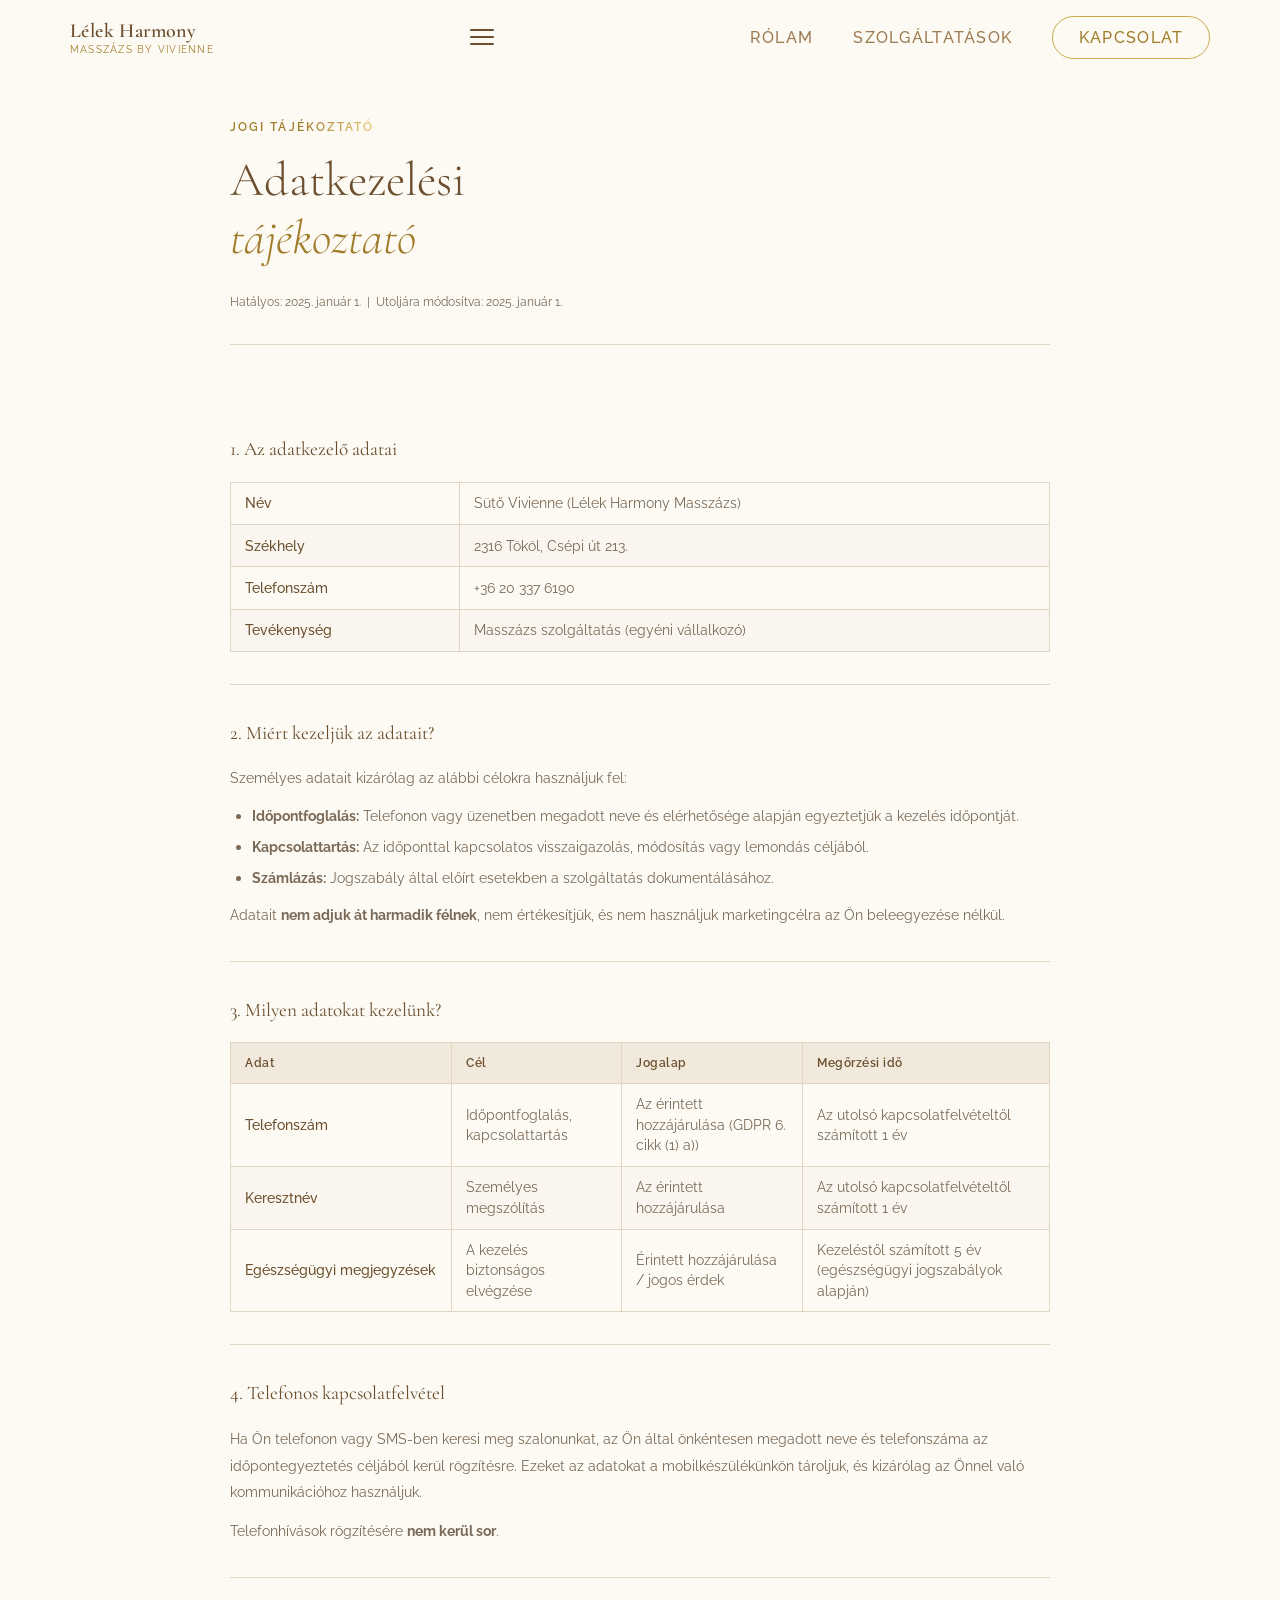
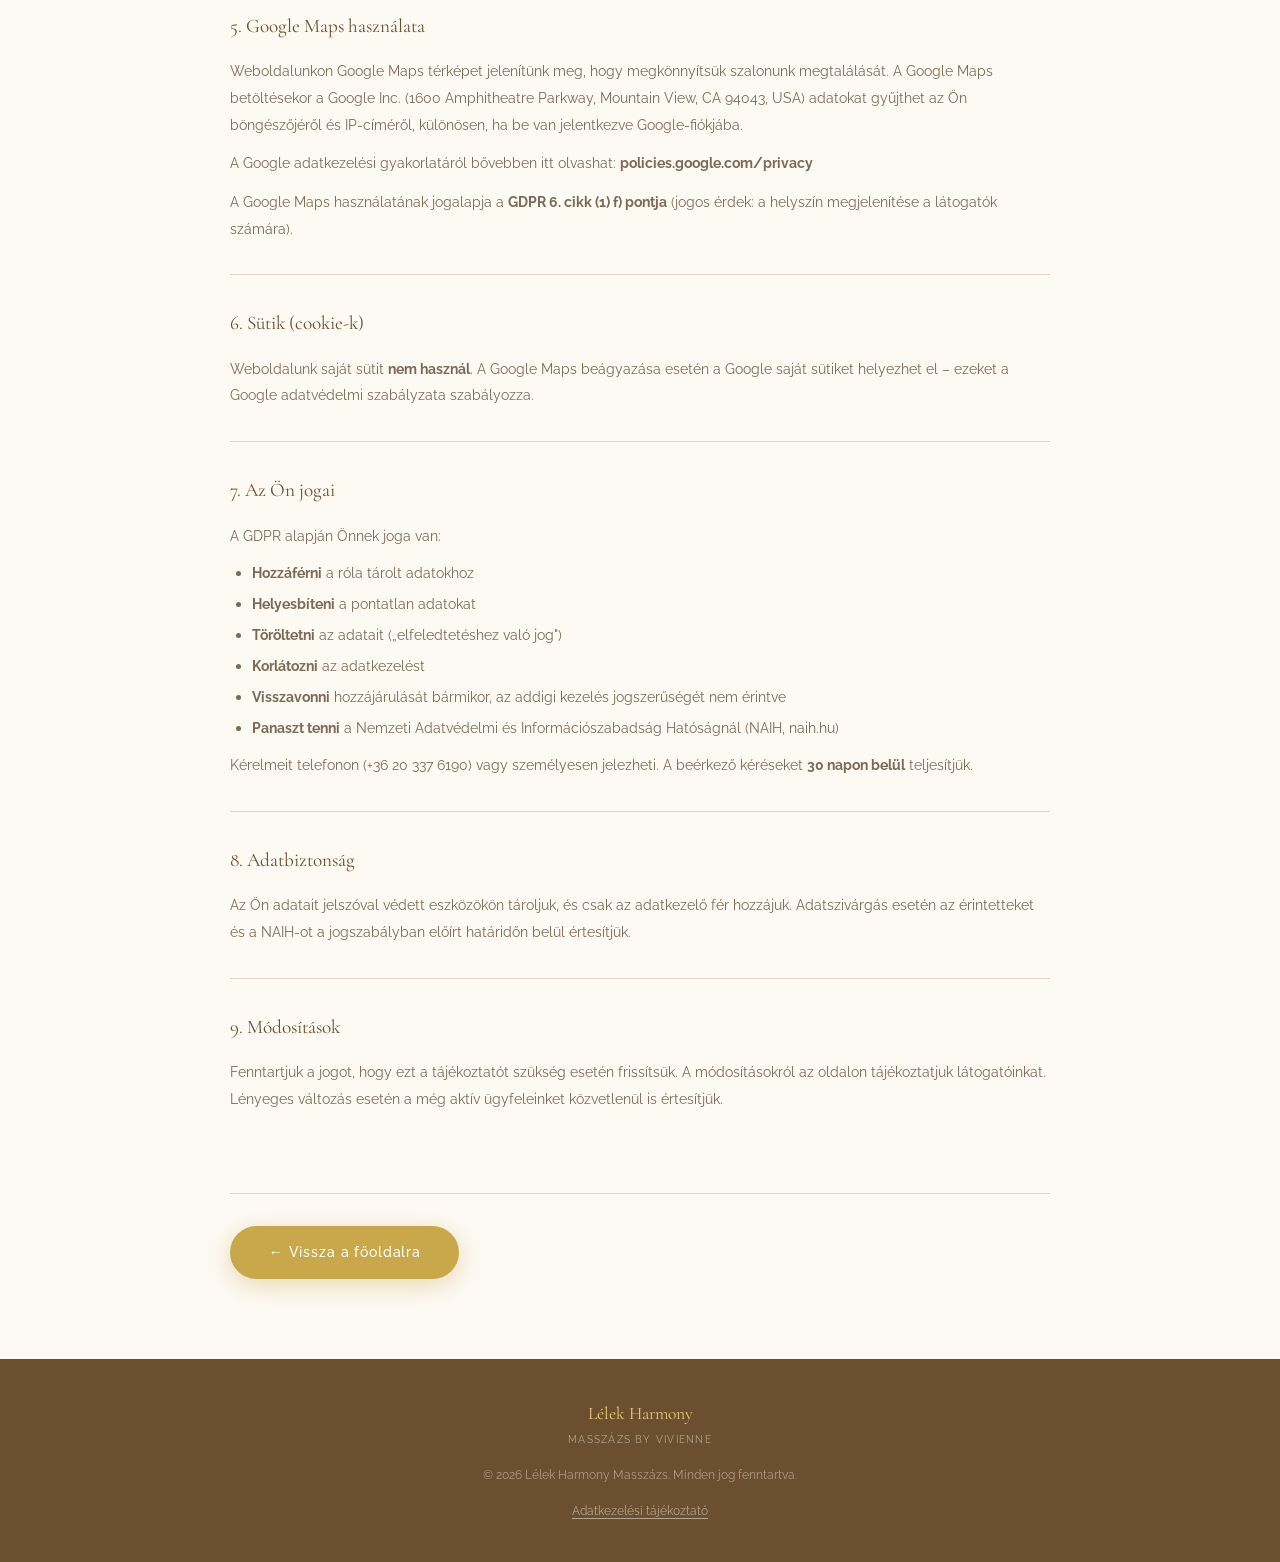
<file: adatvedelem.html>
<!doctype html>
<html lang="hu">
  <head>
    <!-- Google tag (gtag.js) -->
    <script async src="https://www.googletagmanager.com/gtag/js?id=G-BR8CB4Q7L4"></script>
    <script>
      window.dataLayer = window.dataLayer || [];
      function gtag(){dataLayer.push(arguments);}
      gtag('js', new Date());
      gtag('config', 'G-BR8CB4Q7L4');
    </script>
    <meta charset="UTF-8" />
    <meta name="viewport" content="width=device-width, initial-scale=1.0" />
    <title>Adatkezelési tájékoztató – Lélek Harmony Masszázs by Vivienne</title>
    <meta name="description" content="Adatkezelési tájékoztató – Lélek Harmony Masszázs by Vivienne, Tököl. GDPR-megfelelő adatvédelmi szabályzat." />
    <meta name="robots" content="noindex, follow" />
    <!-- Favicon -->
    <link rel="icon" type="image/svg+xml" href="images/favicon.svg" />
    <link rel="preconnect" href="https://fonts.googleapis.com" />
    <link rel="preconnect" href="https://fonts.gstatic.com" crossorigin />
    <link href="https://fonts.googleapis.com/css2?family=Cormorant+Garamond:ital,wght@0,300;0,400;0,600;1,300;1,400&family=Raleway:wght@300;400;500;600&display=swap" rel="stylesheet" />
    <link rel="stylesheet" href="css/style.css" />
  </head>
  <body>

    <!-- NAV -->
    <header class="header scrolled" id="header">
      <nav class="nav container">
        <a href="index.html" class="nav__logo">
          <span class="nav__logo-main">Lélek Harmony</span>
          <span class="nav__logo-sub">Masszázs by Vivienne</span>
        </a>
        <button class="nav__toggle" id="navToggle" aria-label="Menü megnyitása">
          <span></span><span></span><span></span>
        </button>
        <ul class="nav__menu" id="navMenu">
          <li><a href="index.html#about" class="nav__link">Rólam</a></li>
          <li><a href="index.html#services" class="nav__link">Szolgáltatások</a></li>
          <li><a href="index.html#contact" class="nav__link nav__link--cta">Kapcsolat</a></li>
        </ul>
      </nav>
    </header>

    <main class="policy-page">
      <div class="container policy-container">

        <div class="policy-header">
          <span class="section__tag">Jogi tájékoztató</span>
          <h1 class="section__title">Adatkezelési<br /><em>tájékoztató</em></h1>
          <p class="policy-meta">Hatályos: 2025. január 1. &nbsp;|&nbsp; Utoljára módosítva: 2025. január 1.</p>
        </div>

        <div class="policy-body">

          <section class="policy-section">
            <h2>1. Az adatkezelő adatai</h2>
            <table class="policy-table">
              <tr><td>Név</td><td>Sütő Vivienne (Lélek Harmony Masszázs)</td></tr>
              <tr><td>Székhely</td><td>2316 Tököl, Csépi út 213.</td></tr>
              <tr><td>Telefonszám</td><td>+36 20 337 6190</td></tr>
              <tr><td>Tevékenység</td><td>Masszázs szolgáltatás (egyéni vállalkozó)</td></tr>
            </table>
          </section>

          <section class="policy-section">
            <h2>2. Miért kezeljük az adatait?</h2>
            <p>Személyes adatait kizárólag az alábbi célokra használjuk fel:</p>
            <ul>
              <li><strong>Időpontfoglalás:</strong> Telefonon vagy üzenetben megadott neve és elérhetősége alapján egyeztetjük a kezelés időpontját.</li>
              <li><strong>Kapcsolattartás:</strong> Az időponttal kapcsolatos visszaigazolás, módosítás vagy lemondás céljából.</li>
              <li><strong>Számlázás:</strong> Jogszabály által előírt esetekben a szolgáltatás dokumentálásához.</li>
            </ul>
            <p>Adatait <strong>nem adjuk át harmadik félnek</strong>, nem értékesítjük, és nem használjuk marketingcélra az Ön beleegyezése nélkül.</p>
          </section>

          <section class="policy-section">
            <h2>3. Milyen adatokat kezelünk?</h2>
            <table class="policy-table">
              <thead>
                <tr>
                  <th>Adat</th>
                  <th>Cél</th>
                  <th>Jogalap</th>
                  <th>Megőrzési idő</th>
                </tr>
              </thead>
              <tbody>
                <tr>
                  <td>Telefonszám</td>
                  <td>Időpontfoglalás, kapcsolattartás</td>
                  <td>Az érintett hozzájárulása (GDPR 6. cikk (1) a))</td>
                  <td>Az utolsó kapcsolatfelvételtől számított 1 év</td>
                </tr>
                <tr>
                  <td>Keresztnév</td>
                  <td>Személyes megszólítás</td>
                  <td>Az érintett hozzájárulása</td>
                  <td>Az utolsó kapcsolatfelvételtől számított 1 év</td>
                </tr>
                <tr>
                  <td>Egészségügyi megjegyzések</td>
                  <td>A kezelés biztonságos elvégzése</td>
                  <td>Érintett hozzájárulása / jogos érdek</td>
                  <td>Kezeléstől számított 5 év (egészségügyi jogszabályok alapján)</td>
                </tr>
              </tbody>
            </table>
          </section>

          <section class="policy-section">
            <h2>4. Telefonos kapcsolatfelvétel</h2>
            <p>Ha Ön telefonon vagy SMS-ben keresi meg szalonunkat, az Ön által önkéntesen megadott neve és telefonszáma az időpontegyeztetés céljából kerül rögzítésre. Ezeket az adatokat a mobilkészülékünkön tároljuk, és kizárólag az Önnel való kommunikációhoz használjuk.</p>
            <p>Telefonhívások rögzítésére <strong>nem kerül sor</strong>.</p>
          </section>

          <section class="policy-section">
            <h2>5. Google Maps használata</h2>
            <p>Weboldalunkon Google Maps térképet jelenítünk meg, hogy megkönnyítsük szalonunk megtalálását. A Google Maps betöltésekor a Google Inc. (1600 Amphitheatre Parkway, Mountain View, CA 94043, USA) adatokat gyűjthet az Ön böngészőjéről és IP-címéről, különösen, ha be van jelentkezve Google-fiókjába.</p>
            <p>A Google adatkezelési gyakorlatáról bővebben itt olvashat: <strong>policies.google.com/privacy</strong></p>
            <p>A Google Maps használatának jogalapja a <strong>GDPR 6. cikk (1) f) pontja</strong> (jogos érdek: a helyszín megjelenítése a látogatók számára).</p>
          </section>

          <section class="policy-section">
            <h2>6. Sütik (cookie-k)</h2>
            <p>Weboldalunk saját sütit <strong>nem használ</strong>. A Google Maps beágyazása esetén a Google saját sütiket helyezhet el – ezeket a Google adatvédelmi szabályzata szabályozza.</p>
          </section>

          <section class="policy-section">
            <h2>7. Az Ön jogai</h2>
            <p>A GDPR alapján Önnek joga van:</p>
            <ul>
              <li><strong>Hozzáférni</strong> a róla tárolt adatokhoz</li>
              <li><strong>Helyesbíteni</strong> a pontatlan adatokat</li>
              <li><strong>Töröltetni</strong> az adatait („elfeledtetéshez való jog")</li>
              <li><strong>Korlátozni</strong> az adatkezelést</li>
              <li><strong>Visszavonni</strong> hozzájárulását bármikor, az addigi kezelés jogszerűségét nem érintve</li>
              <li><strong>Panaszt tenni</strong> a Nemzeti Adatvédelmi és Információszabadság Hatóságnál (NAIH, naih.hu)</li>
            </ul>
            <p>Kérelmeit telefonon (+36 20 337 6190) vagy személyesen jelezheti. A beérkező kéréseket <strong>30 napon belül</strong> teljesítjük.</p>
          </section>

          <section class="policy-section">
            <h2>8. Adatbiztonság</h2>
            <p>Az Ön adatait jelszóval védett eszközökön tároljuk, és csak az adatkezelő fér hozzájuk. Adatszivárgás esetén az érintetteket és a NAIH-ot a jogszabályban előírt határidőn belül értesítjük.</p>
          </section>

          <section class="policy-section policy-section--last">
            <h2>9. Módosítások</h2>
            <p>Fenntartjuk a jogot, hogy ezt a tájékoztatót szükség esetén frissítsük. A módosításokról az oldalon tájékoztatjuk látogatóinkat. Lényeges változás esetén a még aktív ügyfeleinket közvetlenül is értesítjük.</p>
          </section>

        </div>

        <div class="policy-back">
          <a href="index.html" class="btn btn--primary">← Vissza a főoldalra</a>
        </div>

      </div>
    </main>

    <footer class="footer">
      <div class="container footer__inner">
        <div class="footer__brand">
          <span class="footer__logo">Lélek Harmony</span>
          <span class="footer__tagline">Masszázs by Vivienne</span>
        </div>
        <p class="footer__copy">&copy; 2026 Lélek Harmony Masszázs. Minden jog fenntartva.</p>
        <a href="adatvedelem.html" class="footer__link">Adatkezelési tájékoztató</a>
      </div>
    </footer>

    <script src="js/config.js"></script>
    <script src="js/script.js"></script>
  </body>
</html>
</file>
<file: css/style.css>
/* ============================================
   LÉLEK HARMONY – style.css
   ============================================ */

/* --- RESET & BASE --- */
*,
*::before,
*::after {
  box-sizing: border-box;
  margin: 0;
  padding: 0;
}

:root {
  --cream: #fdfaf4;
  --beige: #f0e9dc;
  --beige-dark: #e2d5c3;
  --gold: #c9a84c;
  --gold-light: #e8cb7a;
  --gold-dark: #a07c2a;
  --brown: #6b4f2e;
  --brown-light: #9c7a52;
  --text: #3a2e22;
  --text-muted: #7a6a57;
  --white: #ffffff;

  --font-serif: "Cormorant Garamond", Georgia, serif;
  --font-sans: "Raleway", sans-serif;

  --shadow-soft: 0 4px 24px rgba(107, 79, 46, 0.08);
  --shadow-card: 0 8px 40px rgba(107, 79, 46, 0.12);
  --radius: 16px;
  --radius-sm: 10px;

  --transition: 0.35s cubic-bezier(0.25, 0.46, 0.45, 0.94);
}

html {
  scroll-behavior: smooth;
  font-size: 16px;
}

body {
  font-family: var(--font-sans);
  background-color: var(--cream);
  color: var(--text);
  line-height: 1.7;
  -webkit-font-smoothing: antialiased;
}

img {
  display: block;
  max-width: 100%;
}
a {
  text-decoration: none;
  color: inherit;
}
ul {
  list-style: none;
}

.container {
  width: 90%;
  max-width: 1140px;
  margin: 0 auto;
}

/* --- SCROLL REVEAL --- */
.reveal {
  opacity: 0;
  transform: translateY(28px);
  transition:
    opacity 0.7s ease,
    transform 0.7s ease;
}
.reveal.visible {
  opacity: 1;
  transform: translateY(0);
}

/* --- TYPOGRAPHY HELPERS --- */
.section__tag {
  display: inline-block;
  font-family: var(--font-sans);
  font-size: 0.72rem;
  font-weight: 600;
  letter-spacing: 0.18em;
  text-transform: uppercase;
  color: var(--gold-dark);
  margin-bottom: 0.9rem;
}

.section__title {
  font-family: var(--font-serif);
  font-size: clamp(2rem, 4vw, 3rem);
  font-weight: 300;
  line-height: 1.2;
  color: var(--brown);
  margin-bottom: 1.5rem;
}
.section__title em {
  font-style: italic;
  color: var(--gold-dark);
}

/* --- BUTTON --- */
.btn {
  display: inline-block;
  padding: 0.9rem 2.4rem;
  border-radius: 50px;
  font-family: var(--font-sans);
  font-weight: 500;
  font-size: 0.9rem;
  letter-spacing: 0.06em;
  transition: var(--transition);
  cursor: pointer;
  border: none;
}
.btn--primary {
  background: var(--gold);
  color: var(--white);
  box-shadow: 0 6px 24px rgba(201, 168, 76, 0.4);
}
.btn--primary:hover {
  background: var(--gold-dark);
  box-shadow: 0 8px 32px rgba(201, 168, 76, 0.5);
  transform: translateY(-2px);
}

/* ============================================
   HEADER / NAV
   ============================================ */
.header {
  position: fixed;
  top: 0;
  left: 0;
  width: 100%;
  z-index: 1000;
  padding: 1.2rem 0;
  transition:
    background var(--transition),
    box-shadow var(--transition),
    padding var(--transition);
}
.header.scrolled {
  background: rgba(253, 250, 244, 0.96);
  backdrop-filter: blur(12px);
  box-shadow: 0 2px 20px rgba(107, 79, 46, 0.1);
  padding: 0.8rem 0;
}

.nav {
  display: flex;
  align-items: center;
  justify-content: space-between;
}

.nav__logo {
  display: flex;
  flex-direction: column;
  line-height: 1.2;
}
.nav__logo-main {
  font-family: var(--font-serif);
  font-size: 1.25rem;
  font-weight: 600;
  color: var(--brown);
  letter-spacing: 0.02em;
}
.nav__logo-sub {
  font-size: 0.65rem;
  font-weight: 400;
  letter-spacing: 0.12em;
  text-transform: uppercase;
  color: var(--gold-dark);
}

.nav__menu {
  display: flex;
  align-items: center;
  gap: 2.5rem;
}

.nav__link {
  font-size: 0.82rem;
  font-weight: 500;
  letter-spacing: 0.08em;
  text-transform: uppercase;
  color: var(--brown-light);
  transition: color var(--transition);
  position: relative;
}
.nav__link::after {
  content: "";
  position: absolute;
  bottom: -3px;
  left: 0;
  width: 0;
  height: 1px;
  background: var(--gold);
  transition: width var(--transition);
}
.nav__link:hover {
  color: var(--brown);
}
.nav__link:hover::after {
  width: 100%;
}

.nav__link--cta {
  padding: 0.5rem 1.4rem;
  border: 1.5px solid var(--gold);
  border-radius: 50px;
  color: var(--gold-dark);
}
.nav__link--cta::after {
  display: none;
}
.nav__link--cta:hover {
  background: var(--gold);
  color: var(--white);
}

.nav__toggle {
  display: none;
  flex-direction: column;
  gap: 5px;
  background: none;
  border: none;
  cursor: pointer;
  padding: 4px;
}
.nav__toggle span {
  display: block;
  width: 24px;
  height: 2px;
  background: var(--brown);
  border-radius: 2px;
  transition: var(--transition);
}
.nav__toggle.open span:nth-child(1) {
  transform: translateY(7px) rotate(45deg);
}
.nav__toggle.open span:nth-child(2) {
  opacity: 0;
}
.nav__toggle.open span:nth-child(3) {
  transform: translateY(-7px) rotate(-45deg);
}

/* ============================================
   HERO
   ============================================ */
.hero {
  min-height: 70vh;
  display: flex;
  align-items: center;
  position: relative;
  background:
    linear-gradient(rgba(58, 46, 34, 0.65), rgba(58, 46, 34, 0.65)),
    url("../images/salon_2.png") center/50% no-repeat;
  overflow: hidden;
}

.hero::before {
  content: "";
  position: absolute;
  inset: 0;
  background:
    radial-gradient(
      ellipse 60% 60% at 80% 40%,
      rgba(201, 168, 76, 0.18) 0%,
      transparent 70%
    ),
    radial-gradient(
      ellipse 40% 50% at 20% 70%,
      rgba(107, 79, 46, 0.35) 0%,
      transparent 60%
    );
}

/* Decorative circles */
.hero::after {
  content: "";
  position: absolute;
  width: 600px;
  height: 600px;
  border: 1px solid rgba(201, 168, 76, 0.15);
  border-radius: 50%;
  top: -150px;
  right: -150px;
  pointer-events: none;
}

.hero__overlay {
  position: absolute;
  inset: 0;
  background: url("data:image/svg+xml,%3Csvg width='60' height='60' viewBox='0 0 60 60' xmlns='http://www.w3.org/2000/svg'%3E%3Cg fill='none' fill-rule='evenodd'%3E%3Cg fill='%23C9A84C' fill-opacity='0.04'%3E%3Ccircle cx='30' cy='30' r='1.5'/%3E%3C/g%3E%3C/g%3E%3C/svg%3E");
}

/* Mandala background — right-side, very subtle */
.hero__overlay::after {
  content: "";
  position: absolute;
  right: -6%;
  top: 50%;
  transform: translateY(-50%);
  width: 72vh;
  height: 72vh;
  background-size: contain;
  background-repeat: no-repeat;
  background-position: center;
  opacity: 0.09;
  pointer-events: none;
}

.hero__content {
  position: relative;
  z-index: 1;
  padding: 8rem 0 5rem;
  max-width: 720px;
}

.hero__tag {
  display: inline-block;
  font-size: 0.75rem;
  font-weight: 500;
  letter-spacing: 0.2em;
  text-transform: uppercase;
  color: var(--gold-light);
  margin-bottom: 1.5rem;
  opacity: 0;
  animation: fadeUp 0.8s 0.3s forwards;
}

.hero__title {
  font-family: var(--font-serif);
  font-size: clamp(2.8rem, 6vw, 5rem);
  font-weight: 300;
  line-height: 1.1;
  color: var(--cream);
  margin-bottom: 1.4rem;
  opacity: 0;
  animation: fadeUp 0.8s 0.5s forwards;
}
.hero__title em {
  font-style: italic;
  color: var(--gold-light);
  display: block;
}

.hero__subtitle {
  font-size: clamp(1rem, 2vw, 1.2rem);
  font-weight: 300;
  color: rgba(253, 250, 244, 0.8);
  margin-bottom: 2.5rem;
  letter-spacing: 0.02em;
  opacity: 0;
  animation: fadeUp 0.8s 0.7s forwards;
}

.hero .btn--primary {
  opacity: 0;
  animation: fadeUp 0.8s 0.9s forwards;
}

.hero__scroll-hint {
  position: absolute;
  bottom: 2.5rem;
  left: 50%;
  transform: translateX(-50%);
  z-index: 1;
}
.hero__scroll-hint span {
  display: block;
  width: 1.5px;
  height: 60px;
  background: linear-gradient(to bottom, rgba(201, 168, 76, 0.8), transparent);
  margin: 0 auto;
  animation: scrollPulse 2s infinite;
}

@keyframes fadeUp {
  to {
    opacity: 1;
    transform: translateY(0);
  }
  from {
    opacity: 0;
    transform: translateY(30px);
  }
}
@keyframes scrollPulse {
  0%,
  100% {
    opacity: 1;
    transform: scaleY(1);
  }
  50% {
    opacity: 0.4;
    transform: scaleY(0.8);
  }
}

/* ============================================
   ABOUT
   ============================================ */
.about {
  padding: 7rem 0;
  background: var(--cream);
  position: relative;
  overflow: hidden;
}

/* Spa stones + candle — right bottom, very subtle */
.about::before {
  content: "";
  position: absolute;
  right: -2%;
  bottom: -4%;
  width: 38%;
  height: 80%;
  background-image: url("data:image/svg+xml,<svg xmlns='http://www.w3.org/2000/svg' viewBox='0 0 340 500'><ellipse cx='170' cy='448' rx='140' ry='44' fill='%236B4F2E'/><ellipse cx='168' cy='392' rx='104' ry='40' fill='%238B6914'/><ellipse cx='172' cy='342' rx='78' ry='34' fill='%239C7A52'/><ellipse cx='170' cy='298' rx='58' ry='28' fill='%23A07C2A'/><ellipse cx='170' cy='262' rx='40' ry='22' fill='%23C9A84C'/><ellipse cx='170' cy='424' rx='108' ry='18' fill='none' stroke='%236B4F2E' stroke-width='1.5' opacity='.4'/><ellipse cx='168' cy='370' rx='80' ry='15' fill='none' stroke='%238B6914' stroke-width='1.2' opacity='.4'/><ellipse cx='172' cy='320' rx='60' ry='12' fill='none' stroke='%239C7A52' stroke-width='1' opacity='.4'/><rect x='276' y='154' width='30' height='108' rx='6' fill='%236B4F2E'/><ellipse cx='291' cy='154' rx='15' ry='5' fill='%239C7A52'/><path d='M291 154C284 130 280 108 291 88 302 108 298 130 291 154Z' fill='%23C9A84C'/><path d='M55 200C44 156 72 116 106 94 96 126 80 156 66 176 60 188 54 206 55 200Z' fill='%236B4F2E'/><line x1='55' y1='200' x2='106' y2='94' stroke='%236B4F2E' stroke-width='1.2' opacity='.5'/><path d='M34 290C22 248 48 210 78 192 70 220 56 246 48 270 42 286 34 296 34 290Z' fill='%238B6914'/><line x1='34' y1='290' x2='78' y2='192' stroke='%238B6914' stroke-width='1' opacity='.5'/></svg>");
  background-size: contain;
  background-repeat: no-repeat;
  background-position: right bottom;
  opacity: 0.07;
  pointer-events: none;
  z-index: 0;
}

.about .container {
  position: relative;
  z-index: 1;
}

.about__grid {
  display: grid;
  grid-template-columns: 1fr 1.5fr;
  gap: 5rem;
  align-items: center;
}

.about__deco {
  display: flex;
  justify-content: center;
}
.about__deco-inner {
  position: relative;
  width: 280px;
  height: 280px;
  display: flex;
  align-items: center;
  justify-content: center;
}

/* Vivi portréfotó stílus */
.about__photo-frame {
  padding: 3px;
  border-radius: 26px 26px 8px 8px;
  background: linear-gradient(
    90deg,
    var(--gold-dark) 25%,
    var(--gold-light) 50%,
    var(--gold-dark) 75%
  );
  background-size: 200% auto;
  animation: shimmer 4s linear infinite;
  box-shadow: 0 12px 48px rgba(107, 79, 46, 0.22);
  display: inline-block;
}
.about__deco-inner--photo {
  width: 260px;
  height: 320px;
  border-radius: 24px 24px 6px 6px;
  overflow: hidden;
}
.about__photo {
  width: 100%;
  height: 100%;
  object-fit: cover;
  object-position: 75% 0%;
  display: block;
  transition: transform 0.6s ease;
}
.about__photo-frame:hover .about__photo {
  transform: scale(1.04);
}
@keyframes gentlePulse {
  0%,
  100% {
    transform: scale(1);
  }
  50% {
    transform: scale(1.05);
  }
}

.about__lead {
  font-family: var(--font-serif);
  font-size: 1.4rem;
  font-weight: 300;
  color: var(--brown);
  line-height: 1.5;
  margin-bottom: 1rem;
  font-style: italic;
}
.about__body {
  font-size: 0.95rem;
  color: var(--text-muted);
  margin-bottom: 2rem;
  line-height: 1.8;
}

.about__badges {
  display: flex;
  gap: 1rem;
  flex-wrap: wrap;
}
.badge {
  display: flex;
  align-items: center;
  gap: 0.5rem;
  padding: 0.55rem 1.1rem;
  background: var(--beige);
  border-radius: 50px;
  font-size: 0.8rem;
  font-weight: 500;
  color: var(--brown);
  border: 1px solid var(--beige-dark);
}
.badge__icon {
  font-size: 0.9rem;
}

/* ============================================
   SERVICES
   ============================================ */
.services {
  padding: 7rem 0;
  background: var(--beige);
  position: relative;
  overflow: hidden;
}
.services::before {
  content: "";
  position: absolute;
  width: 500px;
  height: 500px;
  border: 1px solid rgba(201, 168, 76, 0.12);
  border-radius: 50%;
  top: -200px;
  right: -100px;
  pointer-events: none;
}

.services .section__tag,
.services .section__title {
  text-align: center;
  display: block;
}
.services .section__title {
  margin-bottom: 3.5rem;
}

.services__grid {
  display: grid;
  grid-template-columns: repeat(2, 1fr);
  gap: 1.5rem;
}

.service-card {
  background: var(--white);
  border-radius: var(--radius);
  padding: 2rem 2.2rem;
  box-shadow: var(--shadow-soft);
  border: 1px solid rgba(226, 213, 195, 0.6);
  transition: var(--transition);
  position: relative;
  overflow: hidden;
}
.service-card::before {
  content: "";
  position: absolute;
  top: 0;
  left: 0;
  right: 0;
  height: 3px;
  background: linear-gradient(90deg, var(--beige-dark), var(--gold-light));
  opacity: 0;
  transition: opacity var(--transition);
}
.service-card:hover {
  box-shadow: var(--shadow-card);
  transform: translateY(-4px);
}
.service-card:hover::before {
  opacity: 1;
}

.service-card--featured {
  background: linear-gradient(135deg, var(--brown) 0%, #4a3520 100%);
  border-color: transparent;
}
.service-card--bg-1 {
  background-image:
    linear-gradient(rgba(253, 250, 244, 0.72), rgba(253, 250, 244, 0.72)),
    url('../images/gallery/gallery-1.jpg');
  background-size: cover;
  background-position: center;
  background-repeat: no-repeat;
}
.service-card--bg-2 {
  background-image:
    linear-gradient(rgba(58, 40, 20, 0.72), rgba(74, 53, 32, 0.72)),
    url('../images/gallery/gallery-2.jpg');
  background-size: cover;
  background-position: center;
  background-repeat: no-repeat;
}
.service-card--bg-4 {
  background-image:
    linear-gradient(rgba(253, 250, 244, 0.72), rgba(253, 250, 244, 0.72)),
    url('../images/gallery/gallery-4.jpg');
  background-size: cover;
  background-position: center;
  background-repeat: no-repeat;
}
.service-card--bg-5 {
  background-image:
    linear-gradient(rgba(253, 250, 244, 0.72), rgba(253, 250, 244, 0.72)),
    url('../images/gallery/gallery-5.jpg');
  background-size: cover;
  background-position: center;
  background-repeat: no-repeat;
}
.service-card--bg-sport {
  background-image:
    linear-gradient(rgba(253, 250, 244, 0.72), rgba(253, 250, 244, 0.72)),
    url('../images/gallery/sport_A.jpg');
  background-size: cover;
  background-position: center;
  background-repeat: no-repeat;
}
.service-card--featured .service-card__title,
.service-card--featured .price-item__label,
.service-card--featured .price-item__price {
  color: var(--cream);
}
.service-card--featured .service-card__header {
  padding-right: 5rem;
}
.service-card--featured .price-item__dots {
  background-image: radial-gradient(
    circle,
    rgba(253, 250, 244, 0.3) 1px,
    transparent 1px
  );
}
.service-card--featured .price-item {
  border-color: rgba(253, 250, 244, 0.1);
}
.service-card--featured::before {
  background: linear-gradient(90deg, var(--gold), var(--gold-light));
  opacity: 1;
}

.service-card--new {
  grid-column: span 2;
  border: 1.5px solid rgba(201, 168, 76, 0.4);
  background-image:
    linear-gradient(rgba(253, 250, 244, 0.72), rgba(253, 250, 244, 0.72)),
    url('../images/gallery/cellulit.jpg');
  background-size: cover;
  background-position: center;
  background-repeat: no-repeat;
}

.service-card__badge--new {
  background: linear-gradient(135deg, #c0392b, #e74c3c);
}

.service-card__desc {
  font-size: 0.88rem;
  color: var(--text-muted);
  line-height: 1.75;
  margin-bottom: 1.2rem;
}

.service-card__benefits {
  display: flex;
  flex-wrap: wrap;
  gap: 0.5rem 1.2rem;
  margin-bottom: 1.4rem;
  padding: 0.9rem 1.1rem;
  background: rgba(201, 168, 76, 0.08);
  border-radius: var(--radius-sm);
  border: 1px solid rgba(201, 168, 76, 0.18);
}

.service-card__benefit {
  font-size: 0.8rem;
  font-weight: 500;
  color: var(--brown);
}

.service-card__components {
  display: flex;
  flex-wrap: wrap;
  gap: 0.5rem 2rem;
  margin-bottom: 1.4rem;
}

.service-card__components span {
  font-size: 0.88rem;
  color: var(--brown);
  font-weight: 500;
}

.service-card__note {
  font-size: 0.78rem;
  color: var(--text-muted);
  font-style: italic;
  margin-top: 0.75rem;
}

.service-card--extras {
  border: 1.5px dashed var(--beige-dark);
}
.service-card--extras.service-card--bg-5 {
  background-image:
    linear-gradient(rgba(253, 250, 244, 0.72), rgba(253, 250, 244, 0.72)),
    url('../images/gallery/gallery-5.jpg');
  background-size: cover;
  background-position: center;
  background-repeat: no-repeat;
}

.service-card__badge {
  position: absolute;
  top: 1.2rem;
  right: 1.4rem;
  background: var(--gold);
  color: var(--white);
  font-size: 0.65rem;
  font-weight: 600;
  letter-spacing: 0.1em;
  text-transform: uppercase;
  padding: 0.25rem 0.7rem;
  border-radius: 50px;
}

.service-card__header {
  display: flex;
  align-items: center;
  gap: 0.8rem;
  margin-bottom: 1.5rem;
  padding-bottom: 1.2rem;
  border-bottom: 1px solid var(--beige-dark);
}
.service-card--featured .service-card__header {
  border-bottom-color: rgba(253, 250, 244, 0.15);
}

.service-card__icon {
  font-size: 1.4rem;
}

.service-card__title {
  font-family: var(--font-serif);
  font-size: 1.25rem;
  font-weight: 400;
  color: var(--brown);
}

/* Price list */
.price-list {
  display: flex;
  flex-direction: column;
  gap: 0.15rem;
}

.price-item {
  display: flex;
  align-items: center;
  gap: 0.5rem;
  padding: 0.6rem 0;
  border-bottom: 1px solid rgba(226, 213, 195, 0.4);
}
.price-item:last-child {
  border-bottom: none;
}

.price-item--group {
  border-bottom: none;
  padding-bottom: 0.1rem;
  padding-top: 0.9rem;
}
.price-item--group:first-child { padding-top: 0; }
.price-item__label--sub {
  font-size: 0.72rem;
  font-weight: 600;
  letter-spacing: 0.08em;
  text-transform: uppercase;
  color: var(--gold-dark);
}

.price-item__label {
  font-size: 0.88rem;
  color: var(--text-muted);
  white-space: nowrap;
}
.price-item__dots {
  flex: 1;
  height: 1px;
  background-image: radial-gradient(
    circle,
    var(--beige-dark) 1px,
    transparent 1px
  );
  background-size: 6px 1px;
  background-repeat: repeat-x;
  background-position: center;
}
.price-item__price {
  font-family: var(--font-serif);
  font-size: 1.05rem;
  font-weight: 600;
  color: var(--gold-dark);
  white-space: nowrap;
}

.services__note {
  text-align: center;
  margin-top: 2.5rem;
  font-size: 0.78rem;
  color: var(--text-muted);
  font-style: italic;
}

/* ============================================
   CONTACT
   ============================================ */
.contact {
  padding: 7rem 0;
  background: var(--cream);
}

.contact__grid {
  display: grid;
  grid-template-columns: 1fr 1.2fr;
  gap: 5rem;
  align-items: center;
}

.contact__lead {
  font-size: 0.95rem;
  color: var(--text-muted);
  line-height: 1.8;
}

.contact__cards {
  display: flex;
  flex-direction: column;
  gap: 1rem;
}

.contact-card {
  display: flex;
  align-items: center;
  gap: 1.2rem;
  padding: 1.4rem 1.8rem;
  background: var(--white);
  border-radius: var(--radius);
  box-shadow: var(--shadow-soft);
  border: 1px solid var(--beige-dark);
  transition: var(--transition);
}
a.contact-card:hover {
  box-shadow: var(--shadow-card);
  transform: translateY(-3px);
  border-color: var(--gold-light);
}
a.contact-card--messenger:hover {
  border-color: #a334fa;
  box-shadow: 0 8px 32px rgba(0, 132, 255, 0.15);
}

.contact-card__icon--messenger {
  background: linear-gradient(135deg, #0084ff, #a334fa);
  display: flex;
  align-items: center;
  justify-content: center;
}
.contact-card__icon--messenger svg {
  display: block;
}

.contact-card__icon {
  font-size: 1.6rem;
  width: 2.8rem;
  height: 2.8rem;
  display: flex;
  align-items: center;
  justify-content: center;
  background: var(--beige);
  border-radius: var(--radius-sm);
  flex-shrink: 0;
}

.contact-card > div {
  display: flex;
  flex-direction: column;
  gap: 0.15rem;
}
.contact-card__label {
  font-size: 0.7rem;
  font-weight: 600;
  letter-spacing: 0.1em;
  text-transform: uppercase;
  color: var(--text-muted);
}
.contact-card__value {
  font-family: var(--font-serif);
  font-size: 1.05rem;
  color: var(--brown);
  font-weight: 400;
}

/* ============================================
   FOOTER
   ============================================ */
.footer {
  background: var(--brown);
  padding: 2.5rem 0;
}

.footer__inner {
  display: flex;
  align-items: center;
  justify-content: space-between;
  flex-wrap: wrap;
  gap: 1rem;
}

.footer__brand {
  display: flex;
  flex-direction: column;
  gap: 0.15rem;
}
.footer__logo {
  font-family: var(--font-serif);
  font-size: 1.1rem;
  font-weight: 400;
  color: var(--gold-light);
}
.footer__tagline {
  font-size: 0.65rem;
  letter-spacing: 0.12em;
  text-transform: uppercase;
  color: rgba(253, 250, 244, 0.5);
}
.footer__copy {
  font-size: 0.75rem;
  color: rgba(253, 250, 244, 0.45);
}
.footer__link {
  font-size: 0.75rem;
  color: rgba(253, 250, 244, 0.5);
  text-decoration: underline;
  text-underline-offset: 3px;
  transition: color var(--transition);
}
.footer__link:hover {
  color: var(--gold-light);
}

/* ============================================
   POLICY PAGE
   ============================================ */
.policy-page {
  padding-top: 7rem;
  padding-bottom: 5rem;
  background: var(--cream);
  min-height: 100vh;
}

.policy-container {
  max-width: 820px;
}

.policy-header {
  margin-bottom: 3.5rem;
  padding-bottom: 2rem;
  border-bottom: 1px solid var(--beige-dark);
}
.policy-meta {
  font-size: 0.78rem;
  color: var(--text-muted);
  margin-top: 0.5rem;
}

.policy-body {
  display: flex;
  flex-direction: column;
  gap: 0;
}

.policy-section {
  padding: 2rem 0;
  border-bottom: 1px solid var(--beige-dark);
}
.policy-section--last {
  border-bottom: none;
}

.policy-section h2 {
  font-family: var(--font-serif);
  font-size: 1.2rem;
  font-weight: 400;
  color: var(--brown);
  margin-bottom: 1rem;
}

.policy-section p {
  font-size: 0.9rem;
  color: var(--text-muted);
  line-height: 1.85;
  margin-bottom: 0.75rem;
}
.policy-section p:last-child {
  margin-bottom: 0;
}

.policy-section ul {
  list-style: disc;
  padding-left: 1.4rem;
  display: flex;
  flex-direction: column;
  gap: 0.4rem;
  margin-bottom: 0.75rem;
}
.policy-section ul li {
  font-size: 0.9rem;
  color: var(--text-muted);
  line-height: 1.7;
}

.policy-table {
  width: 100%;
  border-collapse: collapse;
  font-size: 0.85rem;
  margin-top: 0.5rem;
}
.policy-table th,
.policy-table td {
  text-align: left;
  padding: 0.65rem 0.9rem;
  border: 1px solid var(--beige-dark);
  color: var(--text-muted);
  line-height: 1.5;
}
.policy-table th {
  background: var(--beige);
  font-weight: 600;
  color: var(--brown);
  font-size: 0.78rem;
  letter-spacing: 0.04em;
}
.policy-table tr:nth-child(even) td {
  background: rgba(240, 233, 220, 0.3);
}
.policy-table td:first-child {
  font-weight: 500;
  color: var(--brown);
  white-space: nowrap;
}

.policy-back {
  margin-top: 3rem;
  padding-top: 2rem;
  border-top: 1px solid var(--beige-dark);
}

/* ============================================
   GALLERY
   ============================================ */
.gallery {
  padding: 7rem 0 0;
  background: var(--cream);
  overflow: hidden;
}
.gallery .section__tag,
.gallery .section__title {
  text-align: center;
  display: block;
}
.gallery .section__title {
  margin-bottom: 3rem;
}

.gallery__grid {
  display: grid;
  grid-template-columns: repeat(3, 1fr);
  grid-auto-rows: 260px;
  gap: 6px;
  margin-top: 0.5rem;
}

.gallery__item {
  position: relative;
  overflow: hidden;
  cursor: pointer;
}
.gallery__item--tall {
  grid-row: span 2;
}
.gallery__item--wide {
  grid-column: span 2;
}

/* Galéria képek – valódi fotók */
.gallery__img {
  width: 100%;
  height: 100%;
  display: block;
  object-fit: cover;
  object-position: center;
  /* Betöltés előtti fallback szín */
  background-color: var(--beige-dark);
  transition: transform 0.7s cubic-bezier(0.25, 0.46, 0.45, 0.94);
}
.gallery__item:hover .gallery__img {
  transform: scale(1.07);
}

.gallery__overlay {
  position: absolute;
  inset: 0;
  background: linear-gradient(
    to top,
    rgba(42, 31, 20, 0.75) 0%,
    transparent 55%
  );
  display: flex;
  align-items: flex-end;
  padding: 1.4rem 1.6rem;
  opacity: 0;
  transition: opacity 0.4s ease;
}
.gallery__item:hover .gallery__overlay {
  opacity: 1;
}

.gallery__label {
  font-family: var(--font-serif);
  font-size: 1.05rem;
  font-weight: 400;
  color: var(--cream);
  letter-spacing: 0.03em;
}

/* ---- LIGHTBOX ---- */
.lightbox {
  position: fixed;
  inset: 0;
  z-index: 2000;
  background: rgba(30, 22, 14, 0.94);
  backdrop-filter: blur(8px);
  display: flex;
  align-items: center;
  justify-content: center;
  opacity: 0;
  pointer-events: none;
  transition: opacity 0.35s ease;
}
.lightbox.open {
  opacity: 1;
  pointer-events: all;
}
.lightbox__content {
  display: flex;
  flex-direction: column;
  align-items: center;
  gap: 1rem;
  transform: scale(0.92);
  transition: transform 0.35s cubic-bezier(0.25, 0.46, 0.45, 0.94);
}
.lightbox.open .lightbox__content {
  transform: scale(1);
}

.lightbox__img {
  width: min(80vw, 700px);
  height: min(60vh, 480px);
  border-radius: var(--radius);
  border: 1px solid rgba(201, 168, 76, 0.25);
  object-fit: cover;
  display: block;
}

.lightbox__caption {
  font-family: var(--font-serif);
  font-size: 1.1rem;
  font-style: italic;
  color: var(--gold-light);
}

.lightbox__close,
.lightbox__prev,
.lightbox__next {
  position: absolute;
  background: rgba(201, 168, 76, 0.15);
  border: 1px solid rgba(201, 168, 76, 0.3);
  color: var(--gold-light);
  border-radius: 50%;
  cursor: pointer;
  transition: var(--transition);
  line-height: 1;
}
.lightbox__close:hover,
.lightbox__prev:hover,
.lightbox__next:hover {
  background: var(--gold);
  color: var(--white);
}
.lightbox__close {
  top: 1.5rem;
  right: 1.5rem;
  width: 2.6rem;
  height: 2.6rem;
  font-size: 1rem;
}
.lightbox__prev,
.lightbox__next {
  top: 50%;
  transform: translateY(-50%);
  width: 3rem;
  height: 3rem;
  font-size: 1.5rem;
}
.lightbox__prev {
  left: 1.5rem;
}
.lightbox__next {
  right: 1.5rem;
}

/* ============================================
   TESTIMONIALS
   ============================================ */
.testimonials {
  padding: 7rem 0;
  background: var(--beige);
  position: relative;
  overflow: hidden;
}

.testimonials__bg-deco {
  position: absolute;
  width: 700px;
  height: 700px;
  border: 1px solid rgba(201, 168, 76, 0.08);
  border-radius: 50%;
  bottom: -300px;
  left: -200px;
  pointer-events: none;
}

.testimonials .section__tag,
.testimonials .section__title {
  text-align: center;
  display: block;
}
.testimonials .section__title {
  margin-bottom: 3rem;
}

.testimonials__track-wrap {
  overflow: hidden;
  position: relative;
}
.testimonials__track {
  display: flex;
  gap: 1.5rem;
  transition: transform 0.6s cubic-bezier(0.25, 0.46, 0.45, 0.94);
  will-change: transform;
}
.service-card {
  will-change: transform;
}

.testimonial-card {
  flex: 0 0 calc(33.333% - 1rem);
  background: var(--white);
  border-radius: var(--radius);
  padding: 2.2rem 2rem;
  box-shadow: var(--shadow-soft);
  border: 1px solid rgba(226, 213, 195, 0.5);
  position: relative;
  transition: var(--transition);
}
.testimonial-card::before {
  content: "\201C";
  font-family: var(--font-serif);
  font-size: 5rem;
  line-height: 1;
  color: var(--gold-light);
  opacity: 0.4;
  position: absolute;
  top: 0.8rem;
  left: 1.5rem;
  pointer-events: none;
}
.testimonial-card:hover {
  box-shadow: var(--shadow-card);
  transform: translateY(-4px);
}

.testimonial-card__stars {
  color: var(--gold);
  font-size: 0.9rem;
  letter-spacing: 0.1em;
  margin-bottom: 1.2rem;
}

.testimonial-card__quote {
  font-family: var(--font-serif);
  font-size: 1rem;
  font-style: italic;
  font-weight: 300;
  color: var(--text);
  line-height: 1.8;
  margin-bottom: 1.6rem;
  quotes: none;
}

.testimonial-card__footer {
  display: flex;
  align-items: center;
  gap: 0.9rem;
  padding-top: 1.2rem;
  border-top: 1px solid var(--beige-dark);
}

.testimonial-card__avatar {
  width: 2.6rem;
  height: 2.6rem;
  border-radius: 50%;
  background: linear-gradient(135deg, var(--gold-dark), var(--gold-light));
  color: var(--white);
  font-family: var(--font-serif);
  font-size: 1.1rem;
  font-weight: 600;
  display: flex;
  align-items: center;
  justify-content: center;
  flex-shrink: 0;
}

.testimonial-card__name {
  display: block;
  font-weight: 600;
  font-size: 0.85rem;
  color: var(--brown);
  font-style: normal;
}
.testimonial-card__treatment {
  display: block;
  font-size: 0.72rem;
  color: var(--text-muted);
  letter-spacing: 0.04em;
}

.testimonials__dots {
  display: flex;
  justify-content: center;
  gap: 0.6rem;
  margin-top: 2.5rem;
}
.testimonials__dot {
  width: 8px;
  height: 8px;
  border-radius: 50%;
  background: var(--beige-dark);
  border: none;
  cursor: pointer;
  transition: var(--transition);
  padding: 0;
}
.testimonials__dot.active {
  background: var(--gold);
  transform: scale(1.25);
}

/* ============================================
   ENHANCED ANIMATIONS
   ============================================ */

/* Reveal variants — fade from different directions */
.reveal-left {
  opacity: 0;
  transform: translateX(-30px);
  transition:
    opacity 0.7s ease,
    transform 0.7s ease;
}
.reveal-right {
  opacity: 0;
  transform: translateX(30px);
  transition:
    opacity 0.7s ease,
    transform 0.7s ease;
}
.reveal-scale {
  opacity: 0;
  transform: scale(0.94);
  transition:
    opacity 0.7s ease,
    transform 0.7s ease;
}
.reveal-left.visible,
.reveal-right.visible,
.reveal-scale.visible {
  opacity: 1;
  transform: none;
}

/* Gold shimmer on section tags */
@keyframes shimmer {
  0% {
    background-position: -200% center;
  }
  100% {
    background-position: 200% center;
  }
}
.section__tag {
  background: linear-gradient(
    90deg,
    var(--gold-dark) 25%,
    var(--gold-light) 50%,
    var(--gold-dark) 75%
  );
  background-size: 200% auto;
  -webkit-background-clip: text;
  background-clip: text;
  -webkit-text-fill-color: transparent;
  animation: shimmer 4s linear infinite;
}

/* Floating deco elements */
@keyframes floatY {
  0%,
  100% {
    transform: translateY(0px);
  }
  50% {
    transform: translateY(-12px);
  }
}
.about__deco-inner:not(.about__deco-inner--photo) {
  animation: floatY 6s ease-in-out infinite;
}

/* Pulse ring on contact phone card */
@keyframes pulseRing {
  0% {
    box-shadow: 0 0 0 0 rgba(201, 168, 76, 0.35);
  }
  70% {
    box-shadow: 0 0 0 12px rgba(201, 168, 76, 0);
  }
  100% {
    box-shadow: 0 0 0 0 rgba(201, 168, 76, 0);
  }
}
.contact-card--highlight {
  animation: pulseRing 3s ease-out infinite;
}
a.contact-card:hover {
  animation: none;
}

/* Scroll-line grow on hero */
@keyframes lineGrow {
  from {
    transform: scaleY(0);
    transform-origin: top;
  }
  to {
    transform: scaleY(1);
    transform-origin: top;
  }
}
.hero__scroll-hint span {
  animation:
    scrollPulse 2s infinite,
    lineGrow 1.2s 1.2s both;
}

/* ============================================
   PROMO BANNER
   ============================================ */
.promo-banner {
  display: none;
  position: fixed;
  top: 0;
  left: 0;
  right: 0;
  z-index: 1100;
  background: linear-gradient(
    90deg,
    var(--brown) 0%,
    #4a3520 50%,
    var(--brown) 100%
  );
  border-bottom: 1px solid rgba(201, 168, 76, 0.25);
  padding: 0.65rem 3rem 0.65rem 1.5rem;
  text-align: center;
  overflow: hidden;
  transition:
    height 0.35s ease,
    opacity 0.35s ease,
    padding 0.35s ease;
}
.promo-banner--visible {
  display: block;
}
.promo-banner--closing {
  opacity: 0;
  height: 0 !important;
  padding-top: 0;
  padding-bottom: 0;
}

.promo-banner__text {
  font-size: 0.84rem;
  font-weight: 400;
  color: rgba(253, 250, 244, 0.9);
  letter-spacing: 0.02em;
  display: flex;
  align-items: center;
  justify-content: center;
  gap: 0.5rem;
  flex-wrap: wrap;
}
.promo-banner__text strong {
  color: var(--gold-light);
  font-weight: 600;
}

.promo-banner__cta {
  display: inline-block;
  color: var(--gold-light);
  font-weight: 600;
  font-size: 0.8rem;
  letter-spacing: 0.06em;
  border: 1px solid rgba(232, 203, 122, 0.45);
  border-radius: 50px;
  padding: 0.2rem 0.8rem;
  margin-left: 0.25rem;
  transition: var(--transition);
  text-decoration: none;
}
.promo-banner__cta:hover {
  background: var(--gold);
  border-color: var(--gold);
  color: var(--white);
}

.promo-banner__close {
  position: absolute;
  right: 1rem;
  top: 50%;
  transform: translateY(-50%);
  background: none;
  border: none;
  color: rgba(253, 250, 244, 0.5);
  font-size: 0.85rem;
  line-height: 1;
  cursor: pointer;
  padding: 0.35rem;
  border-radius: 50%;
  transition:
    color var(--transition),
    background var(--transition);
}
.promo-banner__close:hover {
  color: var(--gold-light);
  background: rgba(201, 168, 76, 0.15);
}

@media (max-width: 600px) {
  .promo-banner {
    padding: 0.6rem 2.8rem 0.6rem 1rem;
  }
  .promo-banner__text {
    font-size: 0.76rem;
    gap: 0.4rem;
  }
  .promo-banner__cta {
    display: none;
  }
}

/* ============================================
   RESPONSIVE
   ============================================ */
@media (max-width: 900px) {
  .about__grid {
    grid-template-columns: 1fr;
    gap: 3rem;
  }
  .about__deco {
    justify-content: center;
  }
  .about__photo-frame {
    border-radius: 18px 18px 6px 6px;
  }
  .about__deco-inner--photo {
    width: 180px;
    height: 220px;
    border-radius: 16px 16px 4px 4px;
  }
  .services__grid {
    grid-template-columns: 1fr;
  }
  .service-card--new {
    grid-column: span 1;
    text-align: center;
  }
  .service-card--new .service-card__badge {
    position: static;
    display: inline-block;
    margin: 0 auto 1.2rem;
  }
  .service-card--new .service-card__header {
    justify-content: center;
  }
  .service-card--new .service-card__benefits {
    justify-content: center;
  }
  .service-card--new .service-card__components {
    justify-content: center;
  }
  .service-card--new .price-item {
    justify-content: center;
  }
  .contact__grid {
    grid-template-columns: 1fr;
    gap: 3rem;
  }

  .gallery__grid {
    grid-template-columns: repeat(2, 1fr);
    grid-auto-rows: 220px;
  }
  .gallery__item--tall {
    grid-row: span 1;
  }
  .gallery__item--wide {
    grid-column: span 2;
  }

  .testimonial-card {
    flex: 0 0 calc(50% - 0.75rem);
  }
}

@media (max-width: 680px) {
  .gallery__grid {
    grid-template-columns: 1fr 1fr;
    grid-template-rows: repeat(3, 180px);
  }
  .gallery__item--wide {
    grid-column: span 2;
  }
  .gallery__item--tall {
    grid-row: span 1;
  }

  .testimonial-card {
    flex: 0 0 100%;
  }
  .lightbox__prev {
    left: 0.5rem;
  }
  .lightbox__next {
    right: 0.5rem;
  }
}
@media (max-width: 680px) {
  .nav__menu {
    position: fixed;
    top: 0;
    right: -100%;
    width: 75%;
    max-width: 320px;
    height: 100dvh;
    background: var(--cream);
    flex-direction: column;
    justify-content: center;
    align-items: flex-start;
    padding: 2rem 2.5rem;
    gap: 2rem;
    box-shadow: -8px 0 40px rgba(58, 46, 34, 0.12);
    transition: right var(--transition);
    z-index: 999;
  }
}
.nav__menu.open {
  right: 0;
}
.nav__link {
  font-size: 1rem;
}
.nav__link--cta {
  padding: 0.7rem 1.6rem;
}
.nav__toggle {
  display: flex;
  z-index: 1001;
}

.hero__title {
  font-size: clamp(2.2rem, 8vw, 3.5rem);
}

.services__grid {
  grid-template-columns: 1fr;
}

.footer__inner {
  flex-direction: column;
  text-align: center;
}

@media (max-width: 480px) {
  .about__badges {
    flex-direction: column;
  }
  .badge {
    justify-content: center;
  }
  .contact__grid {
    gap: 2rem;
  }
}
</file>
